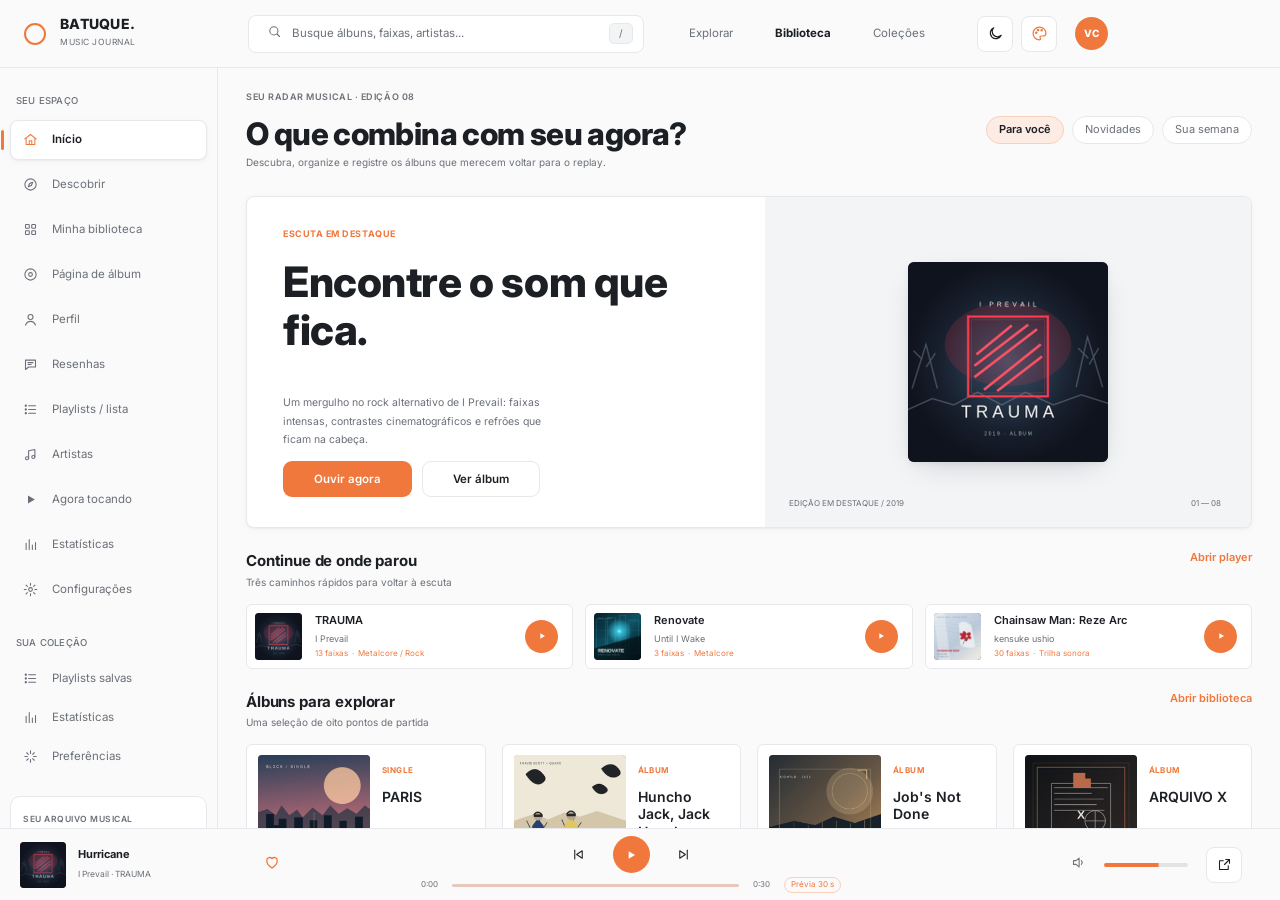
<file: Trabalho-Luis-Batuque-itunes/batuque/index.html>
<!doctype html>
<html lang="pt-BR" data-theme="claro" data-density="confortavel">
<head>
  <meta charset="utf-8">
  <meta name="viewport" content="width=device-width, initial-scale=1">
  <title>BATUQUE. — Music Journal</title>
  <meta name="description" content="Batuque: avaliador de músicas que aproxima amantes de música e de variados gêneros musicais.">
  <link rel="preconnect" href="https://fonts.googleapis.com">
  <link rel="preconnect" href="https://fonts.gstatic.com" crossorigin>
  <link href="https://fonts.googleapis.com/css2?family=Inter:wght@400;500;600;700;800&display=swap" rel="stylesheet">
  <link rel="stylesheet" href="css/tokens.css">
  <link rel="stylesheet" href="css/base.css">
  <link rel="stylesheet" href="css/layout.css">
  <link rel="stylesheet" href="css/components.css">
  <link rel="stylesheet" href="css/pages.css">
  <link rel="stylesheet" href="css/auth.css">
  <link rel="stylesheet" href="css/animations.css">
</head>
<body>
  <div class="app" id="app">
    <header class="topbar">
      <button class="icon-btn hamburger" id="menuBtn" aria-label="Abrir menu"></button>
      <a class="logo" href="#/inicio" aria-label="BATUQUE. — Início">
        <span class="logo__ring" aria-hidden="true"></span>
        <span><span class="logo__name">BATUQUE.</span><span class="logo__sub">Music Journal</span></span>
      </a>
      <div class="search" id="search">
        <label class="search__field">
          <span id="searchIco"></span>
          <span class="sr-only">Buscar</span>
          <input id="searchInput" type="search" placeholder="Busque álbuns, faixas, artistas..." autocomplete="off" aria-controls="searchResults" aria-expanded="false">
          <span class="kbd" aria-hidden="true">/</span>
        </label>
        <div class="search__results" id="searchResults" role="listbox" hidden></div>
      </div>
      <nav class="topnav" aria-label="Atalhos">
        <a href="#/descobrir" data-top="descobrir">Explorar</a>
        <a href="#/biblioteca" data-top="biblioteca" class="is-active">Biblioteca</a>
        <a href="#/playlists" data-top="playlists">Coleções</a>
      </nav>
      <div class="top-actions">
        <button class="icon-btn" id="themeBtn" aria-label="Alternar tema claro/escuro"></button>
        <button class="icon-btn icon-btn--accent" id="paletteBtn" aria-label="Cor de destaque" aria-haspopup="true" aria-expanded="false"></button>
        <div class="avatar-wrap"><button class="avatar" id="topAvatar" aria-label="Menu da conta" aria-haspopup="true" aria-expanded="false">VC</button><div class="menu avatar-menu" id="avatarMenu" role="menu" hidden></div></div>
      </div>
      <div class="popover" id="palettePop" hidden></div>
    </header>

    <aside class="sidebar" id="sidebar" aria-label="Navegação principal">
      <p class="side-label">Seu espaço</p>
      <nav class="side-nav" id="sideNav"></nav>
      <p class="side-label">Sua coleção</p>
      <nav class="side-nav side-nav--small" id="sideNav2"></nav>
      <div class="side-card">
        <p class="eyebrow" style="font-size:8.5px">Seu arquivo musical</p>
        <h3>O som também conta histórias.</h3>
        <p>Organize descobertas, registre resenhas e acompanhe seu gosto.</p>
        <a class="link" href="#/perfil">Ver meu perfil</a>
      </div>
      <p class="side-foot">BATUQUE. · Conceito de interface</p>
    </aside>

    <main class="main" id="main" tabindex="-1">
      <div class="view" id="view"></div>
    </main>

    <footer class="player" id="player" aria-label="Player"></footer>
  </div>
  <div class="toasts" id="toasts" aria-live="polite"></div>

  <script defer src="js/data.js"></script>
  <script defer src="js/itunes.js"></script>
  <script defer src="js/store.js"></script>
  <script defer src="js/session.js"></script>
  <script defer src="js/theme.js"></script>
  <script defer src="js/player.js"></script>
  <script defer src="js/components.js"></script>
  <script defer src="js/pages/inicio.js"></script>
  <script defer src="js/pages/descobrir.js"></script>
  <script defer src="js/pages/biblioteca.js"></script>
  <script defer src="js/pages/album.js"></script>
  <script defer src="js/pages/perfil.js"></script>
  <script defer src="js/pages/resenhas.js"></script>
  <script defer src="js/pages/playlists.js"></script>
  <script defer src="js/pages/configuracoes.js"></script>
  <script defer src="js/pages/agora-tocando.js"></script>
  <script defer src="js/pages/artistas.js"></script>
  <script defer src="js/pages/estatisticas.js"></script>
  <script defer src="js/pages/artista.js"></script>
  <script defer src="js/pages/avaliar-artista.js"></script>
  <script defer src="js/pages/login.js"></script>
  <script defer src="js/pages/criar-conta.js"></script>
  <script defer src="js/pages/recuperar-acesso.js"></script>
  <script defer src="js/pages/personalizar-perfil.js"></script>
  <script defer src="js/router.js"></script>
  <script defer src="js/app.js"></script>
</body>
</html>
</file>
<file: Trabalho-Luis-Batuque-itunes/batuque/css/tokens.css>
/* Batuque — design tokens */
:root {
  --accent: #F0783C;
  --on-accent: #FFFFFF;
  --accent-text: var(--accent);
  --bg: #FAFAFA;
  --surface: #FFFFFF;
  --surface-2: #F3F4F6;
  --surface-3: #ECEDEF;
  --text: #1C1F24;
  --text-muted: #6B7078;
  --border: #E6E8EB;
  --frame: #EEEFF1;
  --accent-soft: color-mix(in srgb, var(--accent) 14%, white);
  --accent-line: color-mix(in srgb, var(--accent) 35%, white);
  --track-off: color-mix(in srgb, var(--text) 10%, transparent);

  --font: "Inter", system-ui, -apple-system, "Segoe UI", sans-serif;
  --fs-base: 13px;
  --fs-small: 12px;
  --fs-tiny: 11px;
  --fs-title: 40px;
  --fs-section: 20px;

  --sp-1: 4px; --sp-2: 8px; --sp-3: 12px; --sp-4: 16px; --sp-5: 20px; --sp-6: 24px; --sp-8: 32px;
  --gap: 16px;
  --page-pad: 28px;

  --r-card: 13px;
  --r-btn: 9px;
  --r-cover: 9px;
  --r-pill: 999px;

  --shadow-1: 0 1px 2px rgba(20, 24, 30, .04), 0 2px 8px rgba(20, 24, 30, .03);
  --shadow-2: 0 10px 30px -12px rgba(20, 24, 30, .22), 0 2px 6px rgba(20, 24, 30, .05);
  --shadow-accent: 0 8px 20px -8px color-mix(in srgb, var(--accent) 70%, transparent);

  --ease: cubic-bezier(.2, .7, .2, 1);
  --dur: 200ms;
  --topbar-h: 68px;
  --sidebar-w: 218px;
  --player-h: 72px;
}

[data-theme="escuro"] {
  --bg: #20242A;
  --surface: #282C32;
  --surface-2: #31353C;
  --surface-3: #383C43;
  --text: #F2F3F5;
  --text-muted: #A1A3A8;
  --border: rgba(255, 255, 255, .10);
  --frame: #1A1D22;
  --accent-soft: color-mix(in srgb, var(--accent) 22%, var(--surface));
  --accent-line: color-mix(in srgb, var(--accent) 45%, var(--surface));
  --track-off: rgba(255, 255, 255, .12);
  --shadow-1: 0 1px 2px rgba(0, 0, 0, .2);
  --shadow-2: 0 14px 34px -14px rgba(0, 0, 0, .6);
}

[data-density="compacta"] { --fs-base: 12px; --gap: 10px; --page-pad: 20px; --fs-title: 34px; }
[data-density="ampliada"] { --fs-base: 15px; --fs-small: 13.5px; --fs-tiny: 12px; --gap: 22px; --page-pad: 34px; --fs-title: 46px; --fs-section: 22px; }

/* v2 — tiles de artista, conta e cartão neutro */
:root {
  --artist-accent: var(--accent);
  --tile-xs: 40px; --tile-sm: 76px; --tile-md: 56px; --tile-lg: 130px;
  --field-h: 44px; --r-field: 8px;
}
</file>
<file: Trabalho-Luis-Batuque-itunes/batuque/css/base.css>
/* Batuque — reset, tipografia, utilitários */
*, *::before, *::after { box-sizing: border-box; }
html, body { height: 100%; }
body {
  margin: 0; font-family: var(--font); font-size: var(--fs-base); line-height: 1.45;
  color: var(--text); background: var(--frame); -webkit-font-smoothing: antialiased;
}
h1, h2, h3, h4, p { margin: 0; }
a { color: inherit; text-decoration: none; }
button, input, select, textarea { font: inherit; color: inherit; }
button { cursor: pointer; background: none; border: 0; padding: 0; }
img { display: block; max-width: 100%; }
ul, ol { margin: 0; padding: 0; list-style: none; }
:focus-visible { outline: 2px solid var(--accent); outline-offset: 2px; border-radius: 6px; }
::selection { background: var(--accent-soft); }

.ico { width: 18px; height: 18px; flex: none; }
.eyebrow { font-size: var(--fs-tiny); font-weight: 600; letter-spacing: .06em; text-transform: uppercase; color: var(--text-muted); }
.eyebrow--accent { color: var(--accent-text); font-weight: 700; }
.page-title { font-size: var(--fs-title); font-weight: 800; letter-spacing: -.02em; line-height: 1.1; margin: 6px 0 4px; }
.page-sub { color: var(--text-muted); font-size: var(--fs-base); }
.section-title { font-size: var(--fs-section); font-weight: 700; letter-spacing: -.01em; }
.panel-title { font-size: 15px; font-weight: 700; text-transform: uppercase; letter-spacing: .01em; }
.t-strong { font-weight: 700; font-size: 14px; }
.muted { color: var(--text-muted); }
.small { font-size: var(--fs-small); }
.tiny { font-size: var(--fs-tiny); }
.accent-text { color: var(--accent-text); }
.grow { flex: 1; min-width: 0; }
.row { display: flex; align-items: center; gap: var(--sp-3); }
.stack > * + * { margin-top: var(--sp-3); }
.sr-only { position: absolute; width: 1px; height: 1px; overflow: hidden; clip: rect(0 0 0 0); white-space: nowrap; }
.footnote { font-size: var(--fs-tiny); color: var(--text-muted); margin-top: var(--sp-8); }
.ellipsis { white-space: nowrap; overflow: hidden; text-overflow: ellipsis; }
</file>
<file: Trabalho-Luis-Batuque-itunes/batuque/css/layout.css>
/* Batuque — topbar, sidebar, área principal, player */
.app {
  height: 100vh; display: grid;
  grid-template-columns: var(--sidebar-w) 1fr;
  grid-template-rows: var(--topbar-h) 1fr var(--player-h);
  grid-template-areas: "top top" "side main" "player player";
  background: var(--bg);
}

/* Topbar */
.topbar { grid-area: top; display: flex; align-items: center; gap: var(--sp-6); padding: 0 32px 0 24px; border-bottom: 1px solid var(--border); background: var(--bg); position: relative; z-index: 30; }
.logo { display: flex; align-items: center; gap: 14px; width: 200px; flex: none; }
.logo__ring { width: 22px; height: 22px; border-radius: 50%; border: 2px solid var(--accent); flex: none; }
.logo__name { font-weight: 800; font-size: 14px; letter-spacing: .02em; line-height: 1; display: block; }
.logo__sub { font-size: 8.5px; letter-spacing: .06em; color: var(--text-muted); text-transform: uppercase; }
.search { position: relative; width: 396px; max-width: 100%; }
.search__field { display: flex; align-items: center; gap: 8px; height: 38px; padding: 0 10px 0 18px; border: 1px solid var(--border); border-radius: 8px; background: var(--surface); }
.search__field .ico { width: 15px; height: 15px; color: var(--text-muted); }
.search__field input { flex: 1; border: 0; outline: 0; background: transparent; font-size: 11.5px; min-width: 0; }
.search__field input::placeholder { color: var(--text-muted); }
.kbd { font-size: 10px; color: var(--text-muted); border: 1px solid var(--border); background: var(--surface-2); border-radius: 5px; padding: 2px 9px; }
.search__results { position: absolute; top: 44px; left: 0; right: 0; background: var(--surface); border: 1px solid var(--border); border-radius: 12px; box-shadow: var(--shadow-2); padding: 8px; max-height: 60vh; overflow: auto; }
.search__group { padding: 6px 8px 2px; }
.search__item { display: flex; align-items: center; gap: 10px; padding: 7px 8px; border-radius: 8px; width: 100%; text-align: left; }
.search__item:hover, .search__item.is-focus { background: var(--accent-soft); }
.search__empty { padding: 14px; color: var(--text-muted); }
.topnav { margin-left: auto; display: flex; gap: 42px; font-size: 11.5px; color: var(--text-muted); }
.topnav a.is-active { color: var(--text); font-weight: 700; }
.top-actions { display: flex; align-items: center; gap: 8px; margin-left: 28px; margin-right: 140px; }
.icon-btn { width: 36px; height: 36px; border-radius: 8px; border: 1px solid var(--border); background: var(--surface); display: inline-grid; place-items: center; color: var(--text); }
.icon-btn .ico { width: 17px; height: 17px; }
.icon-btn--accent { color: var(--accent); }
.avatar { width: 33px; height: 33px; border-radius: 50%; background: var(--accent); color: var(--on-accent); font-size: 10px; font-weight: 800; display: grid; place-items: center; margin-left: 10px; }
.hamburger { display: none; }
.popover { position: absolute; top: 56px; right: 150px; width: 240px; background: var(--surface); border: 1px solid var(--border); border-radius: 12px; box-shadow: var(--shadow-2); padding: 14px; z-index: 40; }
.popover__grid { display: grid; grid-template-columns: repeat(4, 1fr); gap: 10px; margin-top: 10px; }
.swatch { width: 40px; height: 40px; border-radius: 50%; background: var(--sw); border: 3px solid var(--surface); box-shadow: 0 0 0 1px var(--border); display: grid; place-items: center; color: #fff; }
.swatch.is-active { box-shadow: 0 0 0 2px var(--sw); }

/* Sidebar */
.sidebar { grid-area: side; border-right: 1px solid var(--border); padding: 22px 10px 12px; display: flex; flex-direction: column; overflow-y: auto; background: var(--bg); }
.side-label { font-size: 9.5px; font-weight: 500; letter-spacing: .02em; text-transform: uppercase; color: var(--text-muted); padding: 0 6px; margin: 4px 0 12px; }
.side-nav { display: flex; flex-direction: column; gap: 5px; margin-bottom: 22px; position: relative; }
.side-link { position: relative; display: flex; align-items: center; gap: 14px; height: 40px; padding: 0 12px; border-radius: 8px; border: 1px solid transparent; font-size: 11.5px; color: var(--text-muted); }
.side-link .ico { width: 15px; height: 15px; color: var(--text-muted); }
.side-link.is-active { background: var(--surface); border-color: var(--border); color: var(--text); font-weight: 600; box-shadow: var(--shadow-1); }
.side-link.is-active .ico { color: var(--accent); }
.side-nav--small .side-link { height: 34px; }
.side-card { margin-top: auto; border: 1px solid var(--border); background: var(--surface); border-radius: 10px; padding: 16px 12px; }
.side-card h3 { font-size: 14px; font-weight: 700; line-height: 1.25; margin: 10px 0 8px; }
.side-card p { font-size: 9.5px; color: var(--text-muted); }
.side-card .link { font-size: 10px; display: inline-block; margin-top: 22px; }
.side-foot { font-size: 8px; color: var(--text-muted); letter-spacing: .02em; padding: 18px 4px 0; text-transform: uppercase; }

/* Main */
.main { grid-area: main; overflow-y: auto; scroll-behavior: smooth; }
.view { padding: 22px var(--page-pad) 40px; max-width: 1340px; }

/* Player */
.player { grid-area: player; display: grid; grid-template-columns: 1fr minmax(260px, 420px) 1fr; align-items: center; gap: 24px; padding: 0 38px 0 20px; border-top: 1px solid var(--border); background: var(--bg); z-index: 20; }
.player__left { display: flex; align-items: center; gap: 12px; min-width: 0; }
.player__left .cover { width: 46px; height: 46px; border-radius: 4px; }
.player__meta b { display: block; font-size: 11px; }
.player__meta span { font-size: 8.5px; color: var(--text-muted); }
.player__fav { margin-left: 100px; color: var(--accent); }
.player__center { display: flex; flex-direction: column; align-items: center; gap: 4px; }
.controls { display: flex; align-items: center; gap: 20px; }
.ctrl { color: var(--text); display: grid; place-items: center; width: 28px; height: 28px; border-radius: 50%; }
.ctrl .ico { width: 15px; height: 15px; }
.ctrl.is-on { color: var(--accent); }
.ctrl-main { width: 37px; height: 37px; border-radius: 50%; background: var(--accent); color: var(--on-accent); display: grid; place-items: center; }
.ctrl-main .ico { width: 14px; height: 14px; }
.progress-row { display: flex; align-items: center; gap: 14px; width: 100%; font-size: 8px; color: var(--text-muted); }
.progress { position: relative; flex: 1; height: 14px; cursor: pointer; display: flex; align-items: center; }
.progress::before { content: ""; position: absolute; left: 0; right: 0; height: 3px; border-radius: 3px; background: var(--track-off); }
.progress__win { position: absolute; height: 3px; background: color-mix(in srgb, var(--accent) 25%, transparent); border-radius: 3px; }
.progress__fill { position: absolute; left: 0; height: 3px; border-radius: 3px; background: var(--accent); }
.progress__thumb { position: absolute; width: 10px; height: 10px; margin-left: -5px; border-radius: 50%; background: var(--accent); opacity: 0; }
.progress:hover .progress__thumb { opacity: 1; }
.player__right { display: flex; justify-content: flex-end; align-items: center; gap: 16px; }
.player__right .ico { width: 15px; height: 15px; }
.range { -webkit-appearance: none; appearance: none; width: 84px; height: 4px; border-radius: 3px; background: linear-gradient(var(--accent), var(--accent)) 0 / var(--v, 65%) 100% no-repeat, var(--track-off); cursor: pointer; }
.range::-webkit-slider-thumb { -webkit-appearance: none; width: 11px; height: 11px; border-radius: 50%; background: var(--accent); opacity: 0; }
.range:hover::-webkit-slider-thumb { opacity: 1; }
.range::-moz-range-thumb { width: 11px; height: 11px; border: 0; border-radius: 50%; background: var(--accent); }
.preview-tag { font-size: 8px; color: var(--accent-text); border: 1px solid var(--accent-line); border-radius: 999px; padding: 1px 6px; }

/* Responsivo */
@media (max-width: 1199px) {
  .top-actions { margin-right: 0; }
  .topnav { gap: 22px; }
  .player__fav { margin-left: 12px; }
}
@media (max-width: 767px) {
  .app { grid-template-columns: 1fr; grid-template-rows: auto 1fr 64px; grid-template-areas: "top" "main" "player"; }
  .topbar { flex-wrap: wrap; padding: 10px 14px; gap: 10px; }
  .hamburger { display: inline-grid; }
  .logo { width: auto; }
  .search { order: 5; width: 100%; }
  .topnav { display: none; }
  .top-actions { margin-left: auto; }
  .popover { right: 12px; }
  .sidebar { position: fixed; top: 0; bottom: 0; left: 0; width: 260px; z-index: 50; transform: translateX(-100%); transition: transform 250ms var(--ease); box-shadow: var(--shadow-2); }
  .app.menu-open .sidebar { transform: none; }
  .app.menu-open::after { content: ""; position: fixed; inset: 0; background: rgba(0,0,0,.35); z-index: 45; }
  .player { grid-template-columns: 1fr auto; padding: 0 12px; gap: 10px; position: relative; }
  .player__fav, .player__right, .player__center .ctrl, .progress-row span { display: none; }
  .player__center { flex-direction: row-reverse; }
  .progress-row { position: absolute; left: 0; right: 0; top: -7px; }
  .view { padding: 18px 14px 32px; }
}

/* Modo "conta": topbar mantida; sem sidebar e sem player */
.app.is-auth { grid-template-rows: var(--topbar-h) 1fr; grid-template-areas: "top top" "main main"; grid-template-columns: 1fr; }
.app.is-auth .sidebar, .app.is-auth .player, .app.is-auth .hamburger { display: none; }
.app.is-auth .view { max-width: none; padding: 0; height: 100%; }
.avatar-wrap { position: relative; }
.avatar { border: 0; cursor: pointer; }
.avatar-menu { right: 0; top: 46px; min-width: 170px; z-index: 60; }
@media (max-width: 767px) { .app.is-auth { grid-template-rows: auto 1fr; grid-template-areas: "top" "main"; } }
</file>
<file: Trabalho-Luis-Batuque-itunes/batuque/css/components.css>
/* Batuque — componentes */
.card { background: var(--surface); border: 1px solid var(--border); border-radius: var(--r-card); box-shadow: var(--shadow-1); }
.card--pad { padding: 22px; }

/* Botões */
.btn { display: inline-flex; align-items: center; justify-content: center; gap: 8px; height: 34px; padding: 0 22px; border-radius: var(--r-btn); font-size: 11.5px; font-weight: 600; border: 1px solid var(--border); background: var(--surface); color: var(--text); white-space: nowrap; }
.btn .ico { width: 15px; height: 15px; }
.btn--primary { background: var(--accent); color: var(--on-accent); border-color: transparent; }
.btn--lg { height: 36px; padding: 0 30px; }
.btn--block { width: 100%; }
.btn.is-done { border-color: var(--accent); color: var(--accent-text); background: var(--accent-soft); }

.link { color: var(--accent-text); font-weight: 600; font-size: 11px; position: relative; }
.link::after { content: ""; position: absolute; left: 0; right: 0; bottom: -2px; height: 1px; background: currentColor; transform: scaleX(0); transform-origin: left; }

/* Chips */
.chips { display: flex; flex-wrap: wrap; gap: 8px; }
.chip { height: 28px; padding: 0 12px; border-radius: var(--r-pill); border: 1px solid var(--border); background: var(--surface); font-size: 11px; color: var(--text-muted); }
.chip.is-active { background: var(--accent-soft); border-color: var(--accent-line); color: var(--text); font-weight: 600; }
.pill { display: inline-flex; align-items: center; height: 22px; padding: 0 10px; border-radius: 999px; background: var(--surface-2); color: var(--text-muted); font-size: 10.5px; border: 1px solid var(--border); }
.tag { display: inline-flex; height: 30px; align-items: center; padding: 0 12px; border-radius: 999px; border: 1px solid var(--border); font-size: 11px; color: var(--text-muted); }

/* Capas */
.cover { position: relative; display: block; flex: none; overflow: hidden; border-radius: var(--r-cover); background: linear-gradient(135deg, var(--c), color-mix(in srgb, var(--c) 30%, #111)); }
.cover::before { content: attr(data-ini); position: absolute; inset: 0; display: grid; place-items: center; color: rgba(255,255,255,.85); font-weight: 800; font-size: 1.6em; }
.cover img { position: relative; width: 100%; height: 100%; object-fit: cover; }
.cover--xs { width: 38px; height: 38px; border-radius: 4px; font-size: 10px; }
.cover--sm { width: 47px; height: 47px; border-radius: 4px; }
.cover--md { width: 112px; height: 112px; border-radius: 4px; }
.cover--lg { width: 215px; height: 215px; border-radius: 6px; font-size: 32px; }
.cover--xl { width: 220px; height: 220px; border-radius: 6px; font-size: 32px; }

/* Cards de álbum */
.album-grid { display: grid; grid-template-columns: repeat(4, 1fr); gap: var(--gap); }
.album-card { position: relative; background: var(--surface); border: 1px solid var(--border); border-radius: 6px; padding: 10px 11px 12px; cursor: pointer; display: flex; flex-direction: column; min-height: 220px; }
.album-card__top { display: flex; gap: 12px; }
.album-card__info { padding-top: 4px; min-width: 0; }
.album-card__info .eyebrow { font-size: 8px; }
.album-card__title { font-size: 14px; font-weight: 600; margin: 10px 0 22px; line-height: 1.25; }
.album-card__info .muted { font-size: 10.5px; }
.album-card__bottom { border-top: 1px solid var(--border); margin-top: 14px; padding-top: 12px; position: relative; flex: 1; }
.album-card__bottom p { font-size: 9.5px; margin-bottom: 14px; }
.play-pill { position: absolute; right: 0; bottom: -2px; width: 37px; height: 25px; border-radius: 999px; background: var(--accent); color: var(--on-accent); display: grid; place-items: center; }
.play-pill .ico, .play-circle .ico { width: 10px; height: 10px; }
.play-circle { width: 33px; height: 33px; border-radius: 50%; background: var(--accent); color: var(--on-accent); display: grid; place-items: center; flex: none; }
.play-pill .eq, .play-circle .eq { display: none; }
.is-playing > .ico { display: none; }
.is-playing > .eq { display: inline-flex; }

/* Equalizador */
.eq { display: inline-flex; gap: 2px; align-items: flex-end; height: 11px; }
.eq i { width: 2.5px; background: currentColor; border-radius: 1px; height: 100%; animation: eq 900ms ease-in-out infinite; }
.eq i:nth-child(2) { animation-delay: -300ms; }
.eq i:nth-child(3) { animation-delay: -600ms; }

/* Continue */
.continue-grid { display: grid; grid-template-columns: repeat(3, 1fr); gap: 12px; }
.continue-card { display: flex; align-items: center; gap: 13px; padding: 8px 14px 8px 8px; border: 1px solid var(--border); border-radius: 6px; background: var(--surface); cursor: pointer; }
.continue-card .t-strong { font-size: 11px; font-weight: 600; }
.continue-card .small { font-size: 9px; margin: 3px 0; }
.continue-card .tiny { font-size: 8px; }

/* Mini item */
.mini-item { display: flex; align-items: center; gap: 12px; padding: 7px 0; }
.mini-item b { display: block; font-size: 11px; font-weight: 600; }
.mini-item .tiny { font-size: 9px; }
.arrow .ico { width: 14px; height: 14px; }

/* Tabela */
.table { width: 100%; border: 1px solid var(--border); border-radius: 8px; overflow: hidden; background: var(--surface); }
.table__head, .table__row { display: grid; align-items: center; gap: 12px; padding: 0 14px; }
.table__head { height: 30px; background: var(--surface-2); font-size: 9.5px; color: var(--text-muted); text-transform: uppercase; letter-spacing: .02em; }
.table__row { min-height: 47px; border-top: 1px solid var(--border); cursor: pointer; font-size: 11px; }
.table__row .num { color: var(--text-muted); font-size: 10px; position: relative; width: 18px; }
.table__row .num .ico { position: absolute; left: 0; top: 50%; transform: translateY(-50%); width: 10px; height: 10px; color: var(--accent); opacity: 0; }
.table__row .num .eq { display: none; color: var(--accent); }
.table__row.is-active { background: var(--accent-soft); }
.table__row.is-active .num span, .table__row:hover .num span { opacity: 0; }
.table__row.is-active .num .ico, .table__row:hover .num .ico { opacity: 1; }
.table__row.is-playing .num span, .table__row.is-playing .num .ico { opacity: 0 !important; }
.table__row.is-playing .num .eq { display: inline-flex; position: absolute; left: 0; top: 50%; transform: translateY(-50%); }
.cell-main { display: flex; align-items: center; gap: 10px; min-width: 0; }
.cell-main b { display: block; font-weight: 600; font-size: 11px; }
.cell-main .tiny { font-size: 8.5px; color: var(--text-muted); text-transform: uppercase; }
.row-arrow { color: var(--text-muted); justify-self: end; }
.row-arrow .ico { width: 14px; height: 14px; }

/* Toggle */
.toggle { width: 41px; height: 24px; border-radius: 999px; background: var(--surface-3); position: relative; flex: none; border: 1px solid var(--border); }
.toggle span { position: absolute; top: 2px; left: 2px; width: 18px; height: 18px; border-radius: 50%; background: #fff; box-shadow: 0 1px 3px rgba(0,0,0,.25); }
.toggle[aria-checked="true"] { background: var(--accent); border-color: transparent; }
.toggle[aria-checked="true"] span { transform: translateX(17px); }

/* Barras */
.bar { height: 6px; border-radius: 6px; background: var(--track-off); overflow: hidden; }
.bar > i { display: block; height: 100%; width: var(--w); background: var(--accent); border-radius: 6px; transform-origin: left; transform: scaleX(0); }
.grown .bar > i, .bar.grown > i { transform: scaleX(1); }
.bar-row { display: grid; grid-template-columns: 1fr auto; gap: 6px 10px; font-size: 11px; margin-bottom: 14px; }
.bar-row .bar { grid-column: 1 / -1; }

/* Estrelas */
.stars { display: inline-flex; gap: 2px; color: var(--accent); }
.star .ico { width: 13px; height: 13px; fill: none; }
.star.on .ico { fill: currentColor; }
.star.half .ico { fill: color-mix(in srgb, currentColor 50%, transparent); }
.stars--input .star { padding: 2px; color: var(--accent); }
.stars--input .star .ico { width: 20px; height: 20px; }

/* Inputs */
.input, .select, .textarea { width: 100%; height: 34px; border: 1px solid var(--border); background: var(--surface); border-radius: 8px; padding: 0 12px; font-size: 11.5px; outline: 0; }
.input:focus, .select:focus, .textarea:focus { border-color: var(--accent-line); box-shadow: 0 0 0 3px var(--accent-soft); }
.select { appearance: none; background-image: linear-gradient(45deg, transparent 50%, var(--text-muted) 50%), linear-gradient(135deg, var(--text-muted) 50%, transparent 50%); background-position: calc(100% - 16px) 50%, calc(100% - 11px) 50%; background-size: 5px 5px; background-repeat: no-repeat; padding-right: 30px; }
.select--muted { background-color: var(--surface-2); }
.textarea { height: 120px; padding: 12px; resize: vertical; line-height: 1.5; }
.field-label { display: block; font-size: 11px; color: var(--text-muted); margin: 0 0 6px; }

/* Stat strip */
.stat-strip { display: grid; grid-template-columns: repeat(4, 1fr); }
.stat-strip > div { padding: 18px 22px; border-left: 1px solid var(--border); }
.stat-strip > div:first-child { border-left: 0; }
.stat-num { font-size: 22px; font-weight: 800; letter-spacing: -.01em; }
.stat-cards { display: grid; grid-template-columns: repeat(4, 1fr); gap: var(--gap); }
.stat-cards .card { padding: 14px; }
.stat-cards .tiny { font-size: 8.5px; color: var(--text-muted); }

/* Modal */
.modal-backdrop { position: fixed; inset: 0; z-index: 100; background: rgba(15, 17, 21, .45); display: grid; place-items: center; padding: 16px; }
.modal { width: min(460px, 100%); background: var(--surface); border: 1px solid var(--border); border-radius: 14px; box-shadow: var(--shadow-2); }
.modal__head { display: flex; justify-content: space-between; align-items: center; padding: 16px 18px 6px; }
.modal__body { padding: 8px 18px 4px; display: grid; gap: 12px; max-height: 60vh; overflow: auto; }
.modal__foot { padding: 14px 18px 18px; display: flex; justify-content: flex-end; gap: 8px; }
.option-row { display: flex; align-items: center; gap: 10px; padding: 8px; border-radius: 8px; border: 1px solid var(--border); text-align: left; width: 100%; }

/* Toast */
.toasts { position: fixed; bottom: calc(var(--player-h) + 16px); left: 50%; transform: translateX(-50%); z-index: 120; display: grid; gap: 8px; justify-items: center; pointer-events: none; }
.toast { display: flex; align-items: center; gap: 8px; background: var(--text); color: var(--bg); padding: 10px 16px; border-radius: 10px; font-size: 12px; box-shadow: var(--shadow-2); }
.toast .ico { width: 15px; height: 15px; color: var(--accent); }

/* Section heads */
.page-head { display: flex; justify-content: space-between; align-items: flex-end; gap: 20px; margin-bottom: 26px; flex-wrap: wrap; }
.section-head { display: flex; justify-content: space-between; align-items: flex-start; margin: 22px 0 14px; }
.section-head .section-title { font-size: 15px; font-weight: 700; }
.section-head .small { font-size: 10px; margin-top: 3px; }

/* Icon circle */
.icon-circle { width: 34px; height: 34px; border-radius: 50%; border: 1.5px solid var(--accent); color: var(--accent); display: grid; place-items: center; flex: none; }
.icon-circle .ico { width: 15px; height: 15px; }
.icon-circle--soft { border: 1px solid var(--border); }

@media (max-width: 1199px) {
  .album-grid, .stat-cards { grid-template-columns: repeat(2, 1fr); }
  .continue-grid { grid-template-columns: 1fr; }
}
@media (max-width: 767px) {
  .album-grid, .stat-cards, .stat-strip { grid-template-columns: 1fr; }
  .stat-strip > div { border-left: 0; border-top: 1px solid var(--border); }
  .page-title { font-size: 30px; }
}

/* Integração iTunes Search API: abas da busca, estados e atribuição da Apple */
.search__tabs { flex-wrap: nowrap; overflow-x: auto; gap: 6px; padding: 2px 4px 8px; }
.search__tabs .chip { flex: none; height: 24px; padding: 0 10px; font-size: 10.5px; }
.search__empty .link { margin-left: 6px; }
.search__foot { margin-top: 6px; padding: 8px 8px 2px; border-top: 1px solid var(--border); }
.apple-credit { display: inline-flex; align-items: center; flex-wrap: wrap; gap: 8px; }
.apple-credit[hidden] { display: none; }
.apple-credit__txt { font-size: 8.5px; color: var(--text-muted); }
a.apple-credit__txt:hover { color: var(--accent-text); text-decoration: underline; }
.apple-credit__badge img { display: block; height: 24px; width: auto; }
.apple-credit--meta { display: flex; }
.apple-credit-wrap { margin-top: 12px; }
.preview-tag.is-warn { color: var(--text-muted); border-style: dashed; border-color: var(--border); }
.table__row.is-nopreview .cell-main b { opacity: .6; }

/* v2 — tile de artista */
.atile { position: relative; display: block; flex: none; overflow: hidden; width: var(--s); height: var(--s); border-radius: 8px; --s: var(--tile-sm);
  background: color-mix(in srgb, var(--c) 14%, white); color: var(--c); transition: transform 220ms var(--ease), background-color 400ms var(--ease); }
[data-theme="escuro"] .atile { background: color-mix(in srgb, var(--c) 22%, var(--surface)); }
.atile::after { content: ""; position: absolute; left: 0; right: 0; bottom: 0; height: 4px; background: var(--c); transition: height 200ms var(--ease); }
.atile__ini { position: absolute; left: 10%; top: 6%; font-size: calc(var(--s) * .38); font-weight: 700; line-height: 1.1; letter-spacing: -.02em; color: color-mix(in srgb, var(--c) 78%, #1C1F24); }
.atile__disc { position: absolute; right: 9%; top: 10%; width: calc(var(--s) * .17); height: calc(var(--s) * .17); border: 1.6px solid var(--c); border-radius: 50%; }
.atile__disc::after { content: ""; position: absolute; inset: 32%; border-radius: 50%; background: var(--c); }
.atile__cap { position: absolute; left: 9%; right: 6%; bottom: 9px; font-size: calc(var(--s) * .085); font-weight: 700; letter-spacing: .06em; color: color-mix(in srgb, var(--c) 70%, #1C1F24); white-space: nowrap; overflow: hidden; text-overflow: ellipsis; }
.atile--xs { --s: var(--tile-xs); border-radius: 6px; } .atile--xs .atile__cap, .atile--xs .atile__disc { display: none; } .atile--xs::after { height: 3px; }
.atile--md { --s: var(--tile-md); } .atile--md .atile__cap { display: none; }
.atile--lg { --s: var(--tile-lg); border-radius: 10px; } .atile--lg .atile__ini { font-size: 40px; }
.atile--lg .atile__cap { font-size: 10px; bottom: 14px; }

/* campos de conta */
.field { display: flex; flex-direction: column; gap: 6px; }
.field__label { display: block; font-size: 10px; font-weight: 600; letter-spacing: .06em; text-transform: uppercase; color: var(--text-muted); }
.field__box { position: relative; }
.field__input { width: 100%; height: var(--field-h); border: 1px solid var(--border); border-radius: var(--r-field); background: var(--surface); padding: 0 14px; font-size: 13px; outline: 0; transition: border-color 200ms var(--ease), box-shadow 200ms var(--ease); }
.field__input:focus { border-color: var(--accent); box-shadow: 0 0 0 3px var(--accent-soft); }
.field__input[aria-invalid="true"] { border-color: #D64545; }
.field__input[type="password"], .field__input[type="text"][id^="senha"], .field__input[id="confirma"] { padding-right: 46px; }
.field__eye { position: absolute; right: 4px; top: 4px; width: 36px; height: 36px; display: grid; place-items: center; border-radius: 6px; color: var(--text-muted); }
.field__eye .ico { width: 16px; height: 16px; }
.field__eye .eye-off { display: none; } .field__eye.is-on .eye-on { display: none; } .field__eye.is-on .eye-off { display: grid; }
.field__err { font-size: 11px; color: #D64545; min-height: 0; margin: 0; }
.field__err:empty { display: none; }
[data-theme="escuro"] .field__err { color: #FF8A8A; }

/* checklist "Antes de publicar" */
.checklist { display: flex; flex-direction: column; gap: 4px; margin-top: 10px; }
.check { display: flex; gap: 12px; align-items: flex-start; text-align: left; padding: 8px 6px; border-radius: 8px; font-size: 12px; color: var(--text-muted); transition: background-color 200ms var(--ease), color 200ms var(--ease); }
.check:hover { background: var(--accent-soft); color: var(--text); }
.check__dot { flex: none; width: 20px; height: 20px; border-radius: 50%; border: 1.5px solid var(--accent); display: grid; place-items: center; color: transparent; transition: background-color 220ms var(--ease), color 220ms var(--ease), transform 220ms var(--ease); }
.check__dot .ico { width: 12px; height: 12px; stroke-width: 2.4; }
.check.is-on { color: var(--text); }
.check.is-on .check__dot { background: var(--accent); color: var(--on-accent); transform: scale(1.08); }
</file>
<file: Trabalho-Luis-Batuque-itunes/batuque/css/pages.css>
/* Batuque — estilos específicos das telas */
.mark { position: relative; }
.mark::after { content: ""; position: absolute; left: 0; right: 0; bottom: -2px; height: 2px; background: var(--accent); border-radius: 2px; }
.between { justify-content: space-between; }
.stack-lg { display: grid; gap: var(--gap); align-content: start; }
.empty { padding: 22px; color: var(--text-muted); text-align: center; grid-column: 1 / -1; }
hr { border: 0; border-top: 1px solid var(--border); margin: 16px 0; }
.two-col { display: grid; grid-template-columns: 1.55fr 1fr; gap: var(--gap); }
.two-col--even { grid-template-columns: 1fr 1fr; }

/* Início */
.page-head--home { align-items: center; }
.page-head--home .page-title { font-size: 31px; margin: 14px 0 4px; }
.page-head--home .eyebrow { font-size: 9px; }
.page-head--home .page-sub { font-size: 10px; }
.page-head--home .chips { margin-right: 220px; }
.hero { display: grid; grid-template-columns: 1fr .94fr; overflow: hidden; min-height: 282px; border-radius: 8px; }
.hero__copy { padding: 30px 36px; display: flex; flex-direction: column; }
.hero__copy .eyebrow { font-size: 9px; }
.hero__title { font-size: 42px; font-weight: 800; letter-spacing: -.01em; margin: 18px 0 auto; line-height: 1.15; }
.hero__title--md { font-size: 30px; margin-top: 14px; }
.hero__text { font-size: 10.5px; color: var(--text-muted); max-width: 270px; line-height: 1.75; margin: 40px 0 12px; }
.hero__btns { gap: 10px; }
.hero__art { background: var(--surface-2); position: relative; display: grid; place-items: center; padding: 40px 0; }
.cover--hero { width: 200px; height: 200px; border-radius: 6px; font-size: 36px; box-shadow: var(--shadow-2); }
.cover--editorial { width: 150px; height: 150px; border-radius: 6px; font-size: 30px; box-shadow: var(--shadow-2); }
.hero__art a { transition: transform 350ms var(--ease); }
.hero__art a:hover { transform: scale(1.03) rotate(-1deg); }
.hero__cap { position: absolute; left: 24px; bottom: 18px; font-size: 8px; }
.hero__count { position: absolute; right: 30px; bottom: 18px; font-size: 8px; }
.hero--editorial { grid-template-columns: 1.37fr 1fr; min-height: 230px; margin-top: 16px; }
.hero--editorial .hero__text { margin-top: 24px; }

/* Descobrir */
.bigsearch { display: flex; align-items: center; gap: 14px; padding: 6px 18px 6px 22px; height: 48px; border-radius: 6px; margin-bottom: 10px; }
.bigsearch > .ico { color: var(--accent); width: 15px; height: 15px; }
.bigsearch input { border: 0; outline: 0; background: transparent; font-size: 10.5px; }
.adv { margin-top: 12px; }
.adv__grid { display: grid; grid-template-columns: 2fr 1fr auto; gap: 24px; align-items: end; }
.range--wide { width: 100%; --v: 100%; }

/* Biblioteca */
.filterbar { display: flex; align-items: center; gap: 16px; margin: 16px 0; flex-wrap: wrap; }
.filterbar .link { margin-left: auto; font-size: 10px; }
.input-ico { position: relative; width: 280px; max-width: 100%; }
.input-ico .ico { position: absolute; left: 16px; top: 50%; transform: translateY(-50%); width: 12px; height: 12px; color: var(--text-muted); }
.input-ico .input { height: 40px; padding-left: 38px; font-size: 10px; }
.menu-wrap { margin-left: auto; position: relative; }
.menu { position: absolute; right: 0; top: 26px; background: var(--surface); border: 1px solid var(--border); border-radius: 10px; box-shadow: var(--shadow-2); padding: 6px; min-width: 210px; z-index: 10; animation: scaleIn 180ms var(--ease); }
.menu button { display: flex; align-items: center; gap: 8px; width: 100%; padding: 8px 10px; border-radius: 7px; font-size: 12px; text-align: left; }
.menu button:hover { background: var(--accent-soft); }
.menu .ico { width: 14px; height: 14px; color: var(--accent); }
.table--lib .table__row { min-height: 63px; margin: 0 10px; padding: 0 4px; }
.table--lib .table__head { padding: 0 14px; }
.table--lib .cell-main b { font-size: 11px; }
.pill--type { border-radius: 4px; width: 80px; height: 25px; font-size: 8.5px; }
.num-play { position: absolute; left: -4px; top: 50%; transform: translateY(-50%); width: 20px; height: 20px; display: grid; place-items: center; color: var(--accent); }
.num-play .ico { position: static !important; transform: none !important; }
.table__row:hover .row-arrow { color: var(--accent); }
.table--lib .table__row:nth-child(even) .row-arrow { color: var(--accent); }
.fav-btn { width: 26px; height: 26px; display: grid; place-items: center; color: var(--text-muted); border-radius: 50%; }
.fav-btn .ico { width: 14px; height: 14px; }
.fav-btn:hover, .fav-btn.is-fav { color: var(--accent); }

/* Álbum */
.album-top { display: flex; justify-content: space-between; align-items: center; margin-bottom: 16px; }
.album-top .eyebrow { font-size: 9px; }
.album-pick { gap: 20px; margin-top: 10px; }
.album-pick .select { width: 460px; max-width: 60vw; height: 31px; font-size: 9.5px; }
.album-top .link { font-size: 9px; }
.album-main { display: grid; grid-template-columns: auto 1fr 340px; gap: 36px; padding: 32px 22px 30px 40px; border-radius: 8px; align-items: start; }
.album-info .eyebrow { font-size: 9px; }
.album-title { font-size: 34px; font-weight: 800; margin: 12px 0 10px; line-height: 1.1; letter-spacing: -.01em; }
.album-artist { font-size: 14px; margin-bottom: 10px; }
.album-iv { margin: 12px 0 8px; }
.album-iv b { margin-left: 26px; font-weight: 600; }
.album-actions { margin-top: 24px; gap: 10px; flex-wrap: wrap; }
.album-actions .btn { height: 34px; padding: 0 26px; font-size: 10.5px; }
.album-actions .btn--primary .eq { display: none; }
.album-actions .btn--primary.is-playing .ico { display: none; }
.album-actions .btn--primary.is-playing .eq { display: inline-flex; }
.my-rating { display: flex; align-items: center; gap: 10px; margin-top: 16px; }
.my-rating .stars--input .star .ico { width: 16px; height: 16px; }
.album-side { border-left: 1px solid var(--border); padding-left: 22px; align-self: stretch; }
.album-side .eyebrow { font-size: 8px; }
.community { display: flex; align-items: baseline; gap: 26px; margin: 14px 0 0; }
.community b { font-size: 34px; font-weight: 800; }
.album-side .btn { padding: 0 32px; }
.album-side .select { margin-top: 8px; height: 31px; font-size: 9px; }
.album-metrics { margin-top: 12px; }
.album-metrics .stat-num, .stat-cards .stat-num { font-size: 19px; }
.album-cols { display: grid; grid-template-columns: 1fr 448px; gap: 20px; align-items: start; margin-top: 4px; }
.album-cols > .table { margin-top: 0; }
.album-panels { display: grid; gap: 14px; margin-top: 18px; }
.album-panels .panel-title { font-size: 12.5px; }
.album-panels .card { padding: 16px 16px 18px; }
.note-action { display: flex; gap: 16px; align-items: flex-start; padding: 10px 0 6px; text-align: left; width: 100%; border-radius: 8px; transition: transform var(--dur) var(--ease); }
.note-action:hover { transform: translateX(4px); }
.note-action b { display: block; font-size: 9.5px; margin-bottom: 4px; }
.note-action .ico { width: 14px; height: 14px; margin-top: 2px; }
.note-action .tiny { font-size: 8.5px; }
.cover--track { width: 30px; height: 30px; border-radius: 3px; font-size: 9px; }
.track-rate .stars--input .star .ico { width: 12px; height: 12px; }
.track-rate .stars--input .star { padding: 1px; }
.track-rate .stars { opacity: 0; transition: opacity 150ms; }
.table__row:hover .track-rate .stars, .table__row:focus-within .track-rate .stars, .track-rate .stars:has(.on) { opacity: 1; }

/* Perfil */
.profile { overflow: hidden; margin-top: 8px; border-radius: 6px; }
.profile__banner { height: 104px; background: var(--surface-2); }
.profile__body { display: flex; align-items: flex-end; gap: 22px; padding: 0 16px 8px 32px; flex-wrap: wrap; }
.profile__avatar { width: 80px; height: 80px; border-radius: 50%; background: var(--accent); color: var(--on-accent); font-size: 24px; font-weight: 800; display: grid; place-items: center; border: 4px solid var(--surface); margin-top: -32px; align-self: flex-start; }
.profile__name { font-size: 25px; font-weight: 800; margin: 8px 0 2px; }
.profile__body .row { align-self: center; }
.activity .mini-item { padding: 6px 0; }
.bar-row--inline { grid-template-columns: 130px 1fr 40px; align-items: center; gap: 0 10px; }
.bar-row--inline .bar { grid-column: auto; }
.bar-row--wide { grid-template-columns: 130px 1fr 40px; margin-bottom: 26px; }

/* Resenhas */
.reviews-layout { display: grid; grid-template-columns: 1fr 448px; gap: 24px; align-items: start; }
.feat-review { display: grid; grid-template-columns: auto 1fr; gap: 22px; padding: 16px 18px; border-radius: 6px; }
.cover--feat { width: 157px; height: 157px; border-radius: 4px; font-size: 28px; }
.feat-title { font-size: 19px; font-weight: 700; margin: 14px 0 12px; }
.feat-text { max-width: 300px; margin: 14px 0; line-height: 1.6; }
.bullets { margin-top: 12px; display: grid; gap: 6px; }
.bullets li { font-size: 11px; color: var(--text-muted); padding-left: 14px; position: relative; }
.bullets li::before { content: ""; position: absolute; left: 0; top: 7px; width: 5px; height: 5px; border-radius: 50%; background: var(--accent); }
.review-form { display: grid; gap: 14px; padding: 22px 20px; }
.review-form__row { gap: 18px; flex-wrap: wrap; }
.review-form__row .select { width: 210px; }
.model-bars { margin: 34px 0 30px; }
.model-bars .bar-row--inline { grid-template-columns: 90px 1fr 40px; margin-bottom: 24px; }
.review-item { display: flex; align-items: center; gap: 14px; padding: 10px 0; border-bottom: 1px solid var(--border); }
.cover--review { width: 42px; height: 42px; border-radius: 3px; }
.review-item .stars .ico { width: 9px; height: 9px; }

/* Playlists */
.pl-head { display: flex; gap: 22px; align-items: center; padding: 16px 174px 4px 18px; border-radius: 6px; min-height: 152px; }
.cover--pl { width: 117px; height: 117px; border-radius: 4px; font-size: 24px; }
.pl-title { font-size: 21px; font-weight: 700; margin: 10px 0; }
.pl-desc { max-width: 320px; line-height: 1.7; margin-bottom: 14px; }
.pl-btns { display: grid; gap: 10px; width: 124px; }
.pl-btns .btn { padding: 0; }
.table__group { padding: 10px 14px 6px; font-size: 10px; font-weight: 700; letter-spacing: .04em; text-transform: uppercase; color: var(--accent-text); border-top: 1px solid var(--border); background: color-mix(in srgb, var(--surface-2) 50%, transparent); }
.table__row.is-soft { background: color-mix(in srgb, var(--surface-2) 70%, transparent); }
.set-row { display: flex; align-items: center; gap: 14px; padding: 13px 0; }
.set-row--line { border-top: 1px solid var(--border); }
.set-row--top { border-top: 1px solid var(--border); margin-top: 26px; padding-top: 18px; }
.pl-filters .set-row { border-bottom: 1px solid var(--border); }
.pl-filters .set-row b { font-size: 9.5px; }
.add-list { display: grid; gap: 6px; }
.add-list .option-row:disabled { opacity: .55; cursor: default; }

/* Configurações */
.settings { display: grid; grid-template-columns: .95fr 1fr; gap: 18px; }
.settings__card { padding: 22px 22px 30px; border-radius: 6px; }
.settings__card > .tiny { margin: 6px 0 16px; }
.seg { display: inline-flex; border: 1px solid var(--border); border-radius: 6px; background: var(--surface-2); padding: 2px; }
.seg__btn { height: 26px; padding: 0 12px; border-radius: 5px; font-size: 10px; color: var(--text-muted); }
.seg__btn.is-active { background: var(--surface); color: var(--text); font-weight: 600; box-shadow: var(--shadow-1); }
.accent-grid { display: grid; grid-template-columns: repeat(3, 1fr); gap: 14px; margin: 4px 0 4px 0; max-width: 544px; }
.accent-card { border: 1px solid var(--border); border-radius: 6px; padding: 12px; text-align: left; display: grid; gap: 2px; background: var(--surface); transition: transform var(--dur) var(--ease), border-color var(--dur), box-shadow var(--dur); }
.accent-card:hover { transform: translateY(-2px); box-shadow: var(--shadow-2); }
.accent-card.is-active { border-color: var(--accent); box-shadow: 0 0 0 2px var(--accent-soft); }
.dots { display: flex; gap: 4px; margin-bottom: 12px; }
.dots i { width: 28px; height: 28px; border-radius: 50%; }

/* Agora tocando */
.np { display: grid; grid-template-columns: 340px 1fr 292px; gap: 32px; align-items: stretch; min-height: calc(100vh - var(--topbar-h) - var(--player-h) - 70px); }
.np__left { padding: 20px 20px 30px; display: flex; flex-direction: column; align-items: center; text-align: center; border-radius: 8px; }
.np__left > .eyebrow { align-self: flex-start; }
.np__left .cover--xl { margin: 40px 0 28px; }
.np__title { font-size: 20px; font-weight: 700; margin-bottom: 6px; }
.np__left .chips { margin-top: 20px; }
.np__note { margin: 40px 0 30px; }
.np__note .ico { width: 24px; height: 24px; }
.np__session { align-self: stretch; text-align: left; padding: 0 12px; }
.np__session-t { font-size: 14px; font-weight: 600; max-width: 170px; margin-top: 12px; line-height: 1.3; }
.np__center .eyebrow { font-size: 9px; margin-top: 2px; }
.wave-card { margin-top: 30px; padding: 22px 20px; height: 148px; border-radius: 6px; }
.wave { display: flex; align-items: center; gap: 3px; height: 100%; cursor: pointer; }
.wave i { flex: 1; border-radius: 3px; background: var(--accent-line); transform-origin: center; }
.wave i.on { background: var(--accent); }
.np__prog { margin-top: 14px; }
.np__controls { justify-content: center; margin: 10px 0 28px; gap: 34px; }
.ctrl-main--xl { width: 52px; height: 52px; }
.ctrl-main--xl .ico { width: 16px; height: 16px; }
.about { border-radius: 6px; min-height: 330px; }
.np__queue { padding: 20px 18px; border-radius: 8px; display: flex; flex-direction: column; }
.queue { margin: 18px 0 40px; }
.queue-item { display: flex; align-items: center; gap: 8px; border-bottom: 1px solid var(--border); padding: 10px 0; }
.queue-main { display: flex; align-items: center; gap: 12px; flex: 1; min-width: 0; text-align: left; border-radius: 6px; transition: transform var(--dur) var(--ease); }
.queue-main:hover { transform: translateX(3px); }
.queue-main b { display: block; font-size: 9.5px; margin-bottom: 6px; }
.cover--q { width: 44px; height: 44px; border-radius: 3px; }
.q-edit { display: flex; gap: 4px; }
.icon-btn--sm { width: 26px; height: 26px; }
.icon-btn--sm .ico { width: 13px; height: 13px; }
.icon-btn:disabled { opacity: .4; }

/* Artistas */
.artist-grid { display: grid; grid-template-columns: 1fr 1fr; gap: 16px 22px; grid-auto-rows: auto; }
.artist-card { display: flex; align-items: center; gap: 16px; padding: 12px 22px 12px 12px; border: 1px solid var(--border); border-radius: 6px; background: var(--surface); text-align: left; transition: transform var(--dur) var(--ease), box-shadow var(--dur), border-color var(--dur); }
.artist-card:hover { transform: translateY(-3px); box-shadow: var(--shadow-2); }
.artist-card.is-active { border-color: var(--accent); background: var(--accent-soft); }
.artist-card:hover .row-arrow { transform: translateX(4px); color: var(--accent); }
.artist-ini { width: 99px; height: 99px; border-radius: 4px; background: var(--surface-2); border: 1px solid var(--border); display: grid; place-items: center; color: var(--accent-text); font-size: 26px; font-weight: 700; flex: none; }
.artist-ini--xs { width: 38px; height: 38px; font-size: 13px; }
.artist-name { display: block; font-size: 14px; margin-bottom: 8px; }
.artist-link { display: table; margin-top: 22px; font-size: 9.5px; }

/* Estatísticas */
.stats-cols { display: grid; grid-template-columns: 1fr 1fr; gap: 18px; margin-top: 18px; }
.stats-cols > .card { padding: 22px; border-radius: 6px; }
.chart { display: grid; grid-template-columns: repeat(7, 1fr); align-items: end; height: 170px; margin: 34px 0 0; padding-bottom: 16px; border-bottom: 1px solid var(--border); }
.chart-col { display: flex; flex-direction: column; align-items: center; gap: 10px; height: 100%; justify-content: flex-end; }
.chart-bar { position: relative; width: 35px; height: var(--h); display: flex; align-items: flex-end; }
.chart-bar > i { display: block; width: 100%; height: 100%; background: var(--accent); border-radius: 2px; transform: scaleY(0); transform-origin: bottom; transition-delay: calc(var(--i) * 60ms); }
.chart.grown .chart-bar > i { transform: scaleY(1); }
.chart-bar:hover > i { filter: brightness(1.08); }
.chart-tip { position: absolute; bottom: calc(100% + 6px); left: 50%; transform: translate(-50%, 4px); background: var(--text); color: var(--bg); font-size: 10px; padding: 3px 7px; border-radius: 6px; white-space: nowrap; opacity: 0; pointer-events: none; transition: opacity 150ms, transform 150ms var(--ease); }
.chart-bar:hover .chart-tip, .chart-bar:focus-visible .chart-tip { opacity: 1; transform: translate(-50%, 0); }
.rank { margin-top: 20px; }
.rank-item { display: flex; align-items: center; gap: 22px; padding: 12px 0; border-bottom: 1px solid var(--border); transition: transform var(--dur) var(--ease); }
.rank-item:hover { transform: translateX(4px); }
.rank-item b { display: block; margin-bottom: 4px; font-size: 10px; }
.cover--rank { width: 47px; height: 47px; border-radius: 3px; }

/* Responsivo */
@media (max-width: 1399px) { .page-head--home .chips { margin-right: 0; } .pl-head { padding-right: 18px; } }
@media (max-width: 1199px) {
  .album-main { grid-template-columns: auto 1fr; padding: 24px; }
  .album-side { grid-column: 1 / -1; border-left: 0; border-top: 1px solid var(--border); padding: 18px 0 0; }
  .album-cols, .reviews-layout, .settings, .stats-cols, .two-col { grid-template-columns: 1fr; }
  .np { grid-template-columns: 1fr 1fr; }
  .np__center { grid-column: 1 / -1; grid-row: 1; }
  .hero__title { font-size: 34px; }
}
@media (max-width: 767px) {
  .hero, .hero--editorial, .album-main, .feat-review, .two-col--even, .artist-grid, .np, .adv__grid { grid-template-columns: 1fr; }
  .hero__art { order: -1; padding: 24px 0 40px; }
  .album-main .cover--lg { width: 100%; height: auto; aspect-ratio: 1; }
  .album-pick { flex-wrap: wrap; } .album-pick .select { max-width: 100%; width: 100%; }
  .album-top { flex-direction: column; align-items: flex-start; gap: 10px; }
  .pl-head { flex-wrap: wrap; }
  .pl-btns { width: 100%; grid-template-columns: repeat(3, 1fr); }
  .accent-grid { grid-template-columns: repeat(2, 1fr); }
  .table__head { display: none; }
  .table__row { grid-template-columns: 24px 1fr auto !important; }
  .table__row > :nth-child(n+3):not(:last-child) { display: none; }
  .input-ico { width: 100%; }
  .menu-wrap, .filterbar .link { margin-left: 0; }
  .feat-review .cover--feat { width: 100%; height: auto; aspect-ratio: 1; }
}

/* v2 — diretório de artistas */
.adir-grid { display: grid; grid-template-columns: repeat(3, 1fr); gap: 18px; }
.adir-card { display: flex; gap: 16px; padding: 16px; background: var(--surface); border: 1px solid var(--border); border-radius: 12px; cursor: pointer; box-shadow: var(--shadow-1);
  transition: transform 220ms var(--ease), box-shadow 220ms var(--ease), opacity 220ms var(--ease), border-color 220ms var(--ease); }
.adir-card:hover, .adir-card:focus-visible { transform: translateY(-4px); box-shadow: var(--shadow-2); border-color: color-mix(in srgb, var(--c) 40%, var(--border)); }
.adir-card:hover .atile { transform: scale(1.04); } .adir-card:hover .atile::after { height: 6px; }
.adir-card.is-out { opacity: 0; transform: scale(.96); pointer-events: none; }
.adir-card__body { min-width: 0; display: flex; flex-direction: column; gap: 4px; flex: 1; }
.adir-card__name { font-size: 18px; font-weight: 700; }
.adir-card__desc { color: var(--text-muted); margin-top: 4px; font-size: 12px; }
.adir-card__foot { display: flex; justify-content: space-between; align-items: center; margin-top: auto; padding-top: 12px; }
.adir-link { font-size: 10.5px; font-weight: 700; letter-spacing: .08em; color: var(--c); position: relative; }
.adir-link::after { content: ""; position: absolute; left: 0; right: 100%; bottom: -3px; height: 1.5px; background: currentColor; transition: right 220ms var(--ease); }
.adir-card:hover .adir-link::after { right: 0; }
.adir-arrow { color: var(--c); display: inline-flex; transition: transform 220ms var(--ease); } .adir-arrow .ico { width: 16px; height: 16px; }
.adir-card:hover .adir-arrow { transform: translateX(4px); }
.arcount { margin-left: auto; }

/* v2 — perfil do artista */
.ap-crumb a { color: var(--c); }
.ap-main { overflow: hidden; margin-top: 12px; }
.ap-strip { height: 80px; position: relative; overflow: hidden; background: color-mix(in srgb, var(--c) 18%, var(--surface)); }
.ap-bar { position: absolute; right: 36px; top: 20px; width: 150px; height: 18px; border-radius: 999px; background: var(--c); animation: slideRight 600ms var(--ease) both; }
.ap-bar--b { top: 46px; right: 70px; width: 84px; height: 12px; opacity: .45; animation-delay: 120ms; }
.ap-main__body { display: grid; grid-template-columns: auto 1fr 250px; gap: 26px; padding: 0 28px 26px; align-items: start; }
.ap-tile { margin-top: -38px; border: 4px solid var(--surface); border-radius: 14px; box-shadow: var(--shadow-2); background: var(--surface); animation: slideUp 480ms var(--ease) both; }
.ap-info { padding-top: 16px; min-width: 0; }
.ap-label { color: var(--c); font-weight: 700; } .ap-name { font-size: 34px; font-weight: 800; line-height: 1.1; margin: 4px 0; letter-spacing: -.01em; }
.ap-desc { margin: 8px 0 14px; max-width: 520px; } .ap-actions { gap: 10px; flex-wrap: wrap; }
.ap-comm { margin-top: 14px; border: 1px solid var(--border); border-radius: 12px; padding: 14px; background: var(--surface-2); }
.ap-comm__n { font-size: 30px; margin: 4px 0; } .ap-comm__n b { font-weight: 800; } .ap-mine { margin-top: 8px; color: var(--accent-text); }
.ap-cols { display: grid; grid-template-columns: minmax(0, 1.5fr) minmax(0, 1fr); gap: 18px; margin-top: 18px; align-items: start; }
.ap-right { display: flex; flex-direction: column; gap: 18px; }
.ap-row { grid-template-columns: 40px minmax(140px, 2fr) 1.2fr 40px !important; }
.ap-art { text-align: right; } .ap-num { width: 28px; }
.ap-play { position: absolute; left: -4px; top: 50%; transform: translateY(-50%); width: 28px; height: 28px; border-radius: 8px; background: var(--accent); color: var(--on-accent); display: grid; place-items: center; opacity: 0; transition: opacity 150ms; }
.ap-play .ico { position: static; transform: none; opacity: 1; width: 12px; height: 12px; color: inherit; }
.ap-row:hover .ap-play, .ap-row.is-active .ap-play { opacity: 1; }
.ap-row.is-active .ap-num > span, .ap-row:hover .ap-num > span { opacity: 0; }
.ap-more { width: 30px; height: 30px; border: 0; background: transparent; opacity: .45; transition: opacity 150ms; } .ap-row:hover .ap-more, .ap-more:focus-visible { opacity: 1; }
.ap-row { position: relative; } .ap-menu { right: 8px; top: 38px; z-index: 20; min-width: 190px; }
.ap-menu button:disabled { opacity: .5; cursor: not-allowed; }
.ap-disco { display: grid; grid-template-columns: 1fr 1fr; gap: 16px 14px; }
.ap-album { display: flex; flex-direction: column; gap: 3px; min-width: 0; }
.ap-album__art { display: block; overflow: hidden; border-radius: 9px; width: 56px; height: 56px; margin-bottom: 6px; }
.ap-album__art .cover, .ap-album__art .atile { transition: transform 260ms var(--ease); width: 56px; height: 56px; }
.ap-album:hover .ap-album__art .cover, .ap-album:hover .ap-album__art .atile { transform: scale(1.05); }
.ap-quote { font-size: 15px; font-weight: 600; line-height: 1.35; } .ap-notice { margin-top: 14px; padding: 10px 14px; border-radius: 8px; background: var(--surface-2); border: 1px solid var(--border); }
.fade-label { display: inline-block; transition: opacity 140ms, transform 140ms; } .fade-label.is-out { opacity: 0; transform: translateY(3px); }

/* v2 — avaliar artista */
.av { display: grid; grid-template-columns: minmax(0, 1.6fr) minmax(0, 1fr); gap: 20px; align-items: start; }
.av-sel__row { gap: 16px; margin-top: 12px; } .av-sel__name { font-size: 20px; }
.crit-list { margin-top: 12px; } .crit { display: flex; align-items: center; gap: 16px; padding: 14px 0; border-top: 1px solid var(--border); } .crit:first-child { border-top: 0; }
.av-text { height: 150px; padding: 12px; resize: vertical; line-height: 1.5; }
.av-prev { display: flex; justify-content: space-between; align-items: center; margin-top: 10px; }
.av-prev__n { font-size: 30px; font-weight: 800; } .av-err { color: #D64545; min-height: 14px; margin-bottom: 8px; }

/* responsivo das telas novas */
@media (max-width: 1199px) {
  .adir-grid { grid-template-columns: repeat(2, 1fr); }
  .ap-cols, .av { grid-template-columns: 1fr; }
  .ap-main__body { grid-template-columns: auto 1fr; } .ap-comm { grid-column: 1 / -1; margin-top: 0; }
}
@media (max-width: 767px) {
  .adir-grid { grid-template-columns: 1fr; }
  .ap-main__body { grid-template-columns: 1fr; padding: 0 16px 18px; } .ap-name { font-size: 28px; }
  .ap-row { grid-template-columns: 40px minmax(0, 1fr) 40px !important; } .ap-art { display: none !important; }
  .crit { flex-direction: column; align-items: flex-start; gap: 8px; }
}
</file>
<file: Trabalho-Luis-Batuque-itunes/batuque/css/auth.css>
/* Telas de conta — layout dividido */
.auth { display: grid; grid-template-columns: 1fr 1fr; min-height: 100%; }
.auth__left { background: var(--surface-2); border-right: 1px solid var(--border); padding: 48px 56px; display: flex; flex-direction: column; justify-content: space-between; gap: 32px; }
.auth__brand { display: flex; align-items: center; gap: 14px; }
.auth__title { font-size: clamp(34px, 4vw, 52px); line-height: 1.04; font-weight: 800; letter-spacing: -.02em; margin-bottom: 14px; }
.auth__sub { max-width: 420px; color: var(--text-muted); font-size: 14px; }
.auth__card { display: flex; gap: 18px; align-items: center; background: var(--surface); border: 1px solid var(--border); border-radius: 14px; padding: 18px; box-shadow: var(--shadow-1); max-width: 520px; }
.auth__card-t { font-size: 17px; line-height: 1.25; font-weight: 700; margin: 6px 0; }
.auth__cap { margin-top: 10px; font-size: 9px; letter-spacing: .08em; }
.auth__right { background: var(--bg); display: grid; place-items: center; padding: 40px 28px; }
.auth__form { width: 100%; max-width: 465px; animation: slideRight 420ms var(--ease) both; }
.auth__h1 { font-size: 28px; font-weight: 800; letter-spacing: -.01em; margin: 8px 0 6px; }
.auth__fields { display: flex; flex-direction: column; gap: 16px; margin-top: 24px; }
.auth__forgot { text-align: right; margin: -6px 0 0; font-size: 12px; }
.auth__btn { width: 100%; height: 44px; border-radius: 8px; font-size: 13px; position: relative; }
.auth__or { display: flex; align-items: center; gap: 12px; color: var(--text-muted); font-size: 11px; margin: 0; }
.auth__or::before, .auth__or::after { content: ""; flex: 1; height: 1px; background: var(--border); }
.auth__legal { margin-top: 20px; } .auth__proto { margin-top: 14px; font-size: 9px; }
.auth__note { padding: 16px; border-radius: 12px; margin-top: 18px; box-shadow: none; }
.auth__ok { padding: 12px 14px; border-radius: 8px; background: var(--accent-soft); border: 1px solid var(--accent-line); font-size: 12px; margin: 0; }
.auth__toggles .set-row { padding: 10px 0; }
.btn__spin { display: none; width: 16px; height: 16px; border-radius: 50%; border: 2px solid currentColor; border-right-color: transparent; animation: spin 700ms linear infinite; }
.btn.is-loading .btn__t { opacity: .6; } .btn.is-loading .btn__spin { display: inline-block; }
@media (max-width: 767px) {
  .auth { grid-template-columns: 1fr; }
  .auth__left { padding: 24px 20px; border-right: 0; border-bottom: 1px solid var(--border); gap: 16px; }
  .auth__card { display: none; } .auth__sub { display: none; } .auth__title { font-size: 28px; }
  .auth__right { padding: 24px 16px; }
}
</file>
<file: Trabalho-Luis-Batuque-itunes/batuque/css/animations.css>
/* Batuque — transições, keyframes, hover */
body, .app, .topbar, .sidebar, .player, .card, .album-card, .continue-card, .table, .table__head, .chip, .btn, .input, .select, .textarea, .icon-btn, .side-link, .modal, .pill, .tag, .side-card {
  transition: background-color 300ms var(--ease), color 300ms var(--ease), border-color 300ms var(--ease), box-shadow var(--dur) var(--ease), transform var(--dur) var(--ease);
}
.logo__ring, .avatar, .btn--primary, .play-pill, .play-circle, .ctrl-main, .progress__fill, .accent-text, .eyebrow--accent, .stars, .toggle, .side-link .ico, .link, .icon-circle {
  transition: background-color 400ms var(--ease), color 400ms var(--ease), border-color 400ms var(--ease), fill 400ms var(--ease), stroke 400ms var(--ease), transform var(--dur) var(--ease), box-shadow var(--dur) var(--ease);
}

/* Botões */
.btn--primary:hover { transform: translateY(-1px); box-shadow: var(--shadow-accent); filter: brightness(.95); }
.btn--primary:active, .btn:active, .chip:active { transform: scale(.97); }
.btn:not(.btn--primary):hover, .chip:hover { border-color: var(--accent); color: var(--accent-text); background: var(--accent-soft); }
.link:hover::after { transform: scaleX(1); transition: transform 220ms var(--ease); }
.link::after { transition: transform 220ms var(--ease); }

/* Cards */
.album-card:hover, .continue-card:hover { transform: translateY(-4px); box-shadow: var(--shadow-2); }
.album-card .cover img, .continue-card .cover img { transition: transform 350ms var(--ease); }
.album-card:hover .cover img, .continue-card:hover .cover img { transform: scale(1.04); }
.play-pill:hover, .play-circle:hover, .ctrl-main:hover { transform: scale(1.1); box-shadow: var(--shadow-accent); }
.album-card:hover .play-pill, .continue-card:hover .play-circle { animation: pulse 600ms var(--ease) 1; }

/* Sidebar */
.side-link:hover { background: color-mix(in srgb, var(--surface) 70%, transparent); color: var(--text); }
.side-link > * { transition: transform var(--dur) var(--ease); }
.side-link:hover > * { transform: translateX(3px); }
.side-link.is-active::before { content: ""; position: absolute; left: -10px; top: 9px; bottom: 9px; width: 3px; border-radius: 3px; background: var(--accent); animation: slideIn 260ms var(--ease); }

/* Linhas */
.table__row:hover { background: var(--accent-soft); }
.row-arrow { transition: transform var(--dur) var(--ease), color var(--dur); }
.table__row:hover .row-arrow, .mini-item:hover .arrow { transform: translateX(4px); color: var(--accent); }
.mini-item .arrow { transition: transform var(--dur) var(--ease); }
.num span, .num .ico { transition: opacity 150ms; }

/* Topbar icons */
.icon-btn:hover { transform: scale(1.06); border-color: var(--accent-line); }
.icon-btn:hover .ico { transform: rotate(-18deg); }
.icon-btn .ico { transition: transform 300ms var(--ease); }
.theme-ico { animation: spinIn 400ms var(--ease); }
.avatar:hover { transform: scale(1.06); }

/* Toggles */
.toggle span { transition: transform 220ms var(--ease); }

/* Coração */
.pop { animation: pop 360ms var(--ease); }
.player__fav.is-on .ico, .is-fav .ico { fill: currentColor; }

/* Estrelas */
.stars--input .star { transition: transform 150ms var(--ease); transition-delay: calc(var(--d) * 25ms); }
.stars--input .star:hover { transform: scale(1.2); }
.stars--input.pop .star.on { animation: pop 360ms var(--ease) both; animation-delay: calc(var(--d) * 50ms); }

/* Página */
.view-enter { animation: pageIn 260ms var(--ease) both; }
.stagger { animation: rise 380ms var(--ease) both; animation-delay: calc(var(--i, 0) * 50ms); }
.fade-swap { animation: fadeIn 260ms var(--ease) both; }

/* Barras */
.bar > i, .chart-bar > i { transition: transform 900ms var(--ease); }

/* Waveform */
.wave i { transition: background-color 200ms; }
.wave.is-playing i { animation: dance 1100ms ease-in-out infinite alternate; animation-delay: calc(var(--k) * -73ms); }

/* Overlays */
.modal-backdrop { animation: fadeIn 180ms var(--ease); }
.modal, .popover, .search__results { animation: scaleIn 200ms var(--ease); transform-origin: top center; }
.modal-backdrop.out { animation: fadeOut 180ms var(--ease) forwards; }
.toast { animation: scaleIn 200ms var(--ease); }
.toast.out { animation: fadeOut 240ms var(--ease) forwards; }

/* Skeleton */
.cover::after { content: ""; position: absolute; inset: 0; background: linear-gradient(100deg, transparent 30%, rgba(255,255,255,.15) 50%, transparent 70%); background-size: 200% 100%; animation: shimmer 1.4s infinite; z-index: -1; }

@keyframes pageIn { from { opacity: 0; transform: translateY(12px); } to { opacity: 1; transform: none; } }
@keyframes rise { from { opacity: 0; transform: translateY(10px); } to { opacity: 1; transform: none; } }
@keyframes fadeIn { from { opacity: 0; } to { opacity: 1; } }
@keyframes fadeOut { to { opacity: 0; transform: scale(.97); } }
@keyframes scaleIn { from { opacity: 0; transform: scale(.96); } to { opacity: 1; transform: none; } }
@keyframes pop { 0% { transform: scale(1); } 45% { transform: scale(1.35); } 100% { transform: scale(1); } }
@keyframes pulse { 0%, 100% { box-shadow: 0 0 0 0 color-mix(in srgb, var(--accent) 50%, transparent); } 70% { box-shadow: 0 0 0 10px transparent; } }
@keyframes eq { 0%, 100% { height: 30%; } 50% { height: 100%; } }
@keyframes dance { from { transform: scaleY(.82); } to { transform: scaleY(1.08); } }
@keyframes slideIn { from { transform: scaleY(0); } to { transform: scaleY(1); } }
@keyframes spinIn { from { transform: rotate(-90deg) scale(.6); opacity: 0; } to { transform: none; opacity: 1; } }
@keyframes shimmer { to { background-position: -200% 0; } }

@media (prefers-reduced-motion: reduce) {
  *, *::before, *::after { animation-duration: 1ms !important; animation-iteration-count: 1 !important; animation-delay: 0ms !important; transition-duration: 1ms !important; scroll-behavior: auto !important; }
  .wave.is-playing i, .eq i { animation: none !important; }
}

/* v2 — telas novas */
@keyframes slideRight { from { opacity: 0; transform: translateX(28px); } to { opacity: 1; transform: none; } }
@keyframes slideUp { from { opacity: 0; transform: translateY(14px); } to { opacity: 1; transform: none; } }
@keyframes spin { to { transform: rotate(360deg); } }
@keyframes shake { 0%, 100% { transform: none; } 20%, 60% { transform: translateX(-8px); } 40%, 80% { transform: translateX(8px); } }
@keyframes errIn { from { opacity: 0; transform: translateY(-4px); } to { opacity: 1; transform: none; } }
.shake { animation: shake 320ms var(--ease); }
.field__err, .fade-in { animation: errIn 200ms var(--ease) both; }
.btn:not(:disabled):hover { transform: translateY(-1px); }
.btn--primary:not(:disabled):hover { box-shadow: 0 8px 18px -8px color-mix(in srgb, var(--accent) 80%, transparent); }
.btn:disabled { opacity: .55; cursor: not-allowed; }
.btn.pop .fade-label, .btn.pop { animation: pop 360ms var(--ease); }
.chip, .toggle, .field__input, .atile, .atile__ini, .atile__cap, .ap-bar, .ap-label, .adir-link, .adir-arrow, .check__dot { transition-property: color, background-color, border-color, box-shadow, transform, opacity, height; transition-duration: 400ms; }
.chip, .toggle, .field__input { transition-duration: 200ms; }
.field__eye .ico { transition: opacity 160ms; } .field__eye:hover { color: var(--text); }
.stars--input .star:hover ~ .star { opacity: .9; }
@media (prefers-reduced-motion: reduce) {
  .shake, .auth__form, .ap-bar, .ap-tile, .btn__spin { animation: none !important; }
  .adir-card, .adir-card *, .atile, .ap-album__art * { transition: none !important; }
  .adir-card:hover { transform: none; }
}
</file>
